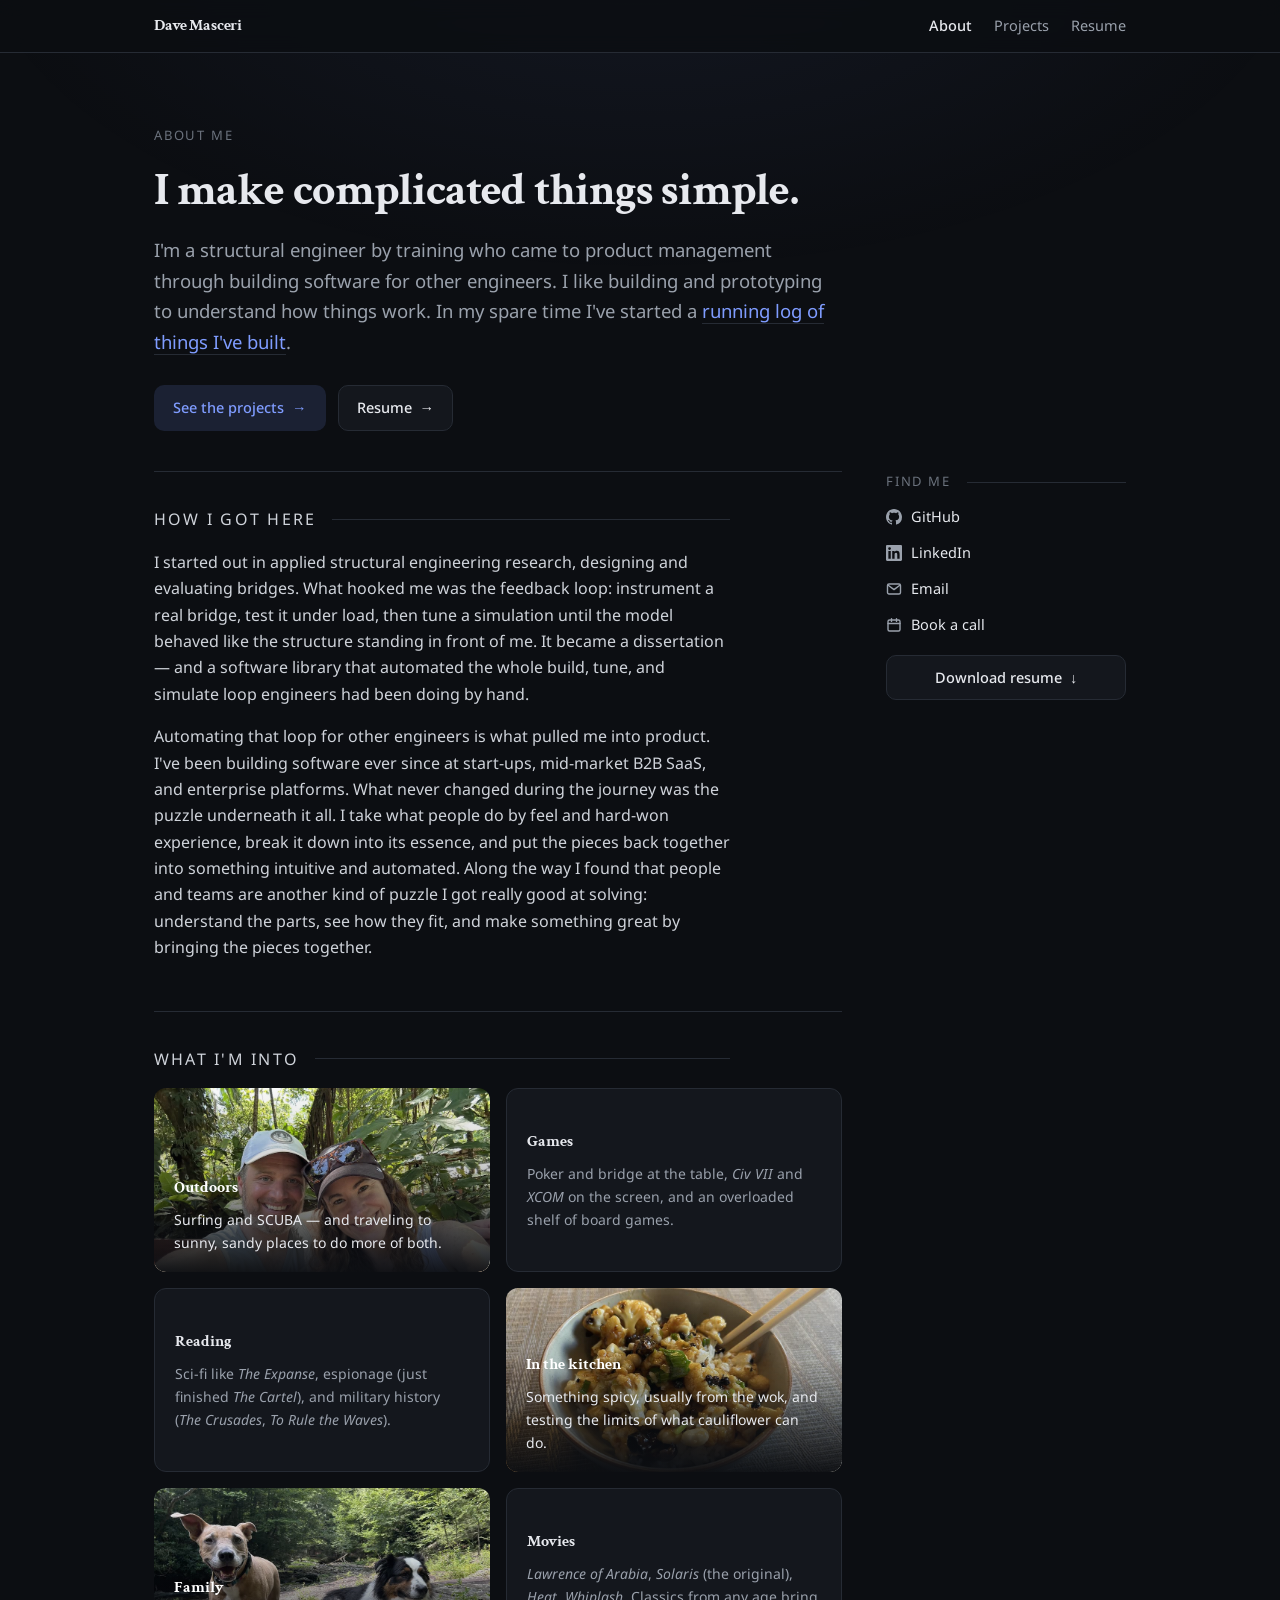
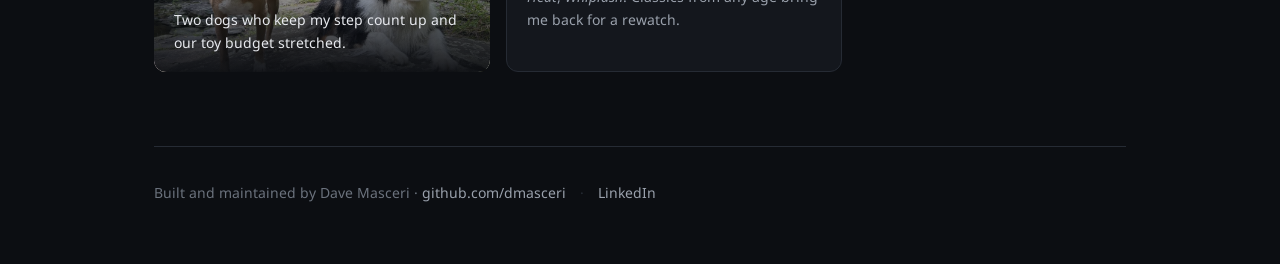
<file: index.html>
<!DOCTYPE html>
<html lang="en">
<head>
<meta charset="UTF-8" />
<meta name="viewport" content="width=device-width, initial-scale=1.0" />
<title>Dave Masceri</title>
<meta name="description" content="Dave Masceri — structural engineer turned product manager who builds software for engineers. Projects, devlog, and resume." />
<link rel="icon" href="favicon.svg" type="image/svg+xml" />
<link rel="icon" href="favicon.png" sizes="64x64" />
<link rel="preconnect" href="https://fonts.googleapis.com" />
<link rel="preconnect" href="https://fonts.gstatic.com" crossorigin />
<link href="https://fonts.googleapis.com/css2?family=Crimson+Text:ital,wght@0,400;0,600;0,700;1,400&family=Noto+Sans:wght@400;500;600;700&display=swap" rel="stylesheet" />
<meta property="og:type" content="website" />
<meta property="og:title" content="Dave Masceri" />
<meta property="og:description" content="Structural engineer turned product manager who builds software for engineers. About, projects, and resume." />
<meta property="og:image" content="https://dmasceri.github.io/img/og-image.jpg" />
<meta property="og:url" content="https://dmasceri.github.io/" />
<meta name="twitter:card" content="summary_large_image" />
<meta name="twitter:image" content="https://dmasceri.github.io/img/og-image.jpg" />
<link rel="stylesheet" href="style.css" />
</head>
<body>
  <nav class="topnav">
    <div class="wrap-wide">
      <a class="brand" href="index.html">Dave Masceri</a>
      <div class="navlinks">
        <a href="index.html" aria-current="page">About</a>
        <a href="projects.html">Projects</a>
        <a href="resume.html">Resume</a>
      </div>
    </div>
  </nav>

  <div class="wrap-wide">
    <header class="page">
      <p class="eyebrow">About Me</p>
      <h1>I make complicated things simple.</h1>
      <p class="lede">
        I'm a structural engineer by training who came to product management through building
        software for other engineers. I like building and prototyping to understand how things work.
        In my spare time I've started a <a href="projects.html">running log of things I've built</a>.
      </p>
      <div class="cta-row">
        <a class="btn primary" href="projects.html">See the projects <span class="arrow">&rarr;</span></a>
        <a class="btn" href="resume.html">Resume <span class="arrow">&rarr;</span></a>
      </div>
    </header>

    <div class="page-layout">
      <main>

    <section class="about-section">
      <p class="section-label">How I Got Here</p>
      <p>
        I started out in applied structural engineering research, designing and evaluating bridges.
        What hooked me was the feedback loop: instrument a real bridge, test it under load, then tune
        a simulation until the model behaved like the structure standing in front of me. It became a
        dissertation &mdash; and a software library that automated the whole build, tune, and simulate
        loop engineers had been doing by hand.
      </p>
      <p>
        Automating that loop for other engineers is what pulled me into product. I've been building
        software ever since at start-ups, mid-market B2B SaaS, and enterprise platforms. What never
        changed during the journey was the puzzle underneath it all. I take what people do by feel
        and hard-won experience, break it down into its essence, and put the pieces back together
        into something intuitive and automated. Along the way I found that people and teams are
        another kind of puzzle I got really good at solving: understand the parts, see how they fit,
        and make something great by bringing the pieces together.
      </p>
    </section>

    <section class="about-section">
      <p class="section-label">What I'm into</p>
      <div class="interests">
        <div class="interest has-photo" style="background-image:url('img/hobby-outdoors.jpg')"><h3>Outdoors</h3><p>Surfing and SCUBA &mdash; and traveling to sunny, sandy places to do more of both.</p></div>
        <div class="interest"><h3>Games</h3><p>Poker and bridge at the table, <em>Civ VII</em> and <em>XCOM</em> on the screen, and an overloaded shelf of board games.</p></div>
        <div class="interest"><h3>Reading</h3><p>Sci-fi like <em>The Expanse</em>, espionage (just finished <em>The Cartel</em>), and military history (<em>The Crusades</em>, <em>To Rule the Waves</em>).</p></div>
        <div class="interest has-photo" style="background-image:url('img/hobby-kitchen.jpg')"><h3>In the kitchen</h3><p>Something spicy, usually from the wok, and testing the limits of what cauliflower can do.</p></div>
        <div class="interest has-photo" style="background-image:url('img/hobby-family.jpg')"><h3>Family</h3><p>Two dogs who keep my step count up and our toy budget stretched.</p></div>
        <div class="interest"><h3>Movies</h3><p><em>Lawrence of Arabia</em>, <em>Solaris</em> (the original), <em>Heat</em>, <em>Whiplash</em>. Classics from any age bring me back for a rewatch.</p></div>
      </div>
    </section>

      </main>
      <aside class="rail">
        <p class="section-label">Find me</p>
        <div class="rail-links">
          <a href="https://github.com/dmasceri"><svg viewBox="0 0 16 16" width="16" height="16" fill="currentColor" aria-hidden="true"><path d="M8 0C3.58 0 0 3.58 0 8c0 3.54 2.29 6.53 5.47 7.59.4.07.55-.17.55-.38 0-.19-.01-.82-.01-1.49-2.01.37-2.53-.49-2.69-.94-.09-.23-.48-.94-.82-1.13-.28-.15-.68-.52-.01-.53.63-.01 1.08.58 1.23.82.72 1.21 1.87.87 2.33.66.07-.52.28-.87.51-1.07-1.78-.2-3.64-.89-3.64-3.95 0-.87.31-1.59.82-2.15-.08-.2-.36-1.02.08-2.12 0 0 .67-.21 2.2.82.64-.18 1.32-.27 2-.27.68 0 1.36.09 2 .27 1.53-1.04 2.2-.82 2.2-.82.44 1.1.16 1.92.08 2.12.51.56.82 1.27.82 2.15 0 3.07-1.87 3.75-3.65 3.95.29.25.54.73.54 1.48 0 1.07-.01 1.93-.01 2.2 0 .21.15.46.55.38A8.01 8.01 0 0016 8c0-4.42-3.58-8-8-8z"/></svg>GitHub</a>
          <a href="https://www.linkedin.com/in/dmasceri"><svg viewBox="0 0 16 16" width="16" height="16" fill="currentColor" aria-hidden="true"><path d="M13.63 13.63h-2.37V9.9c0-.89-.02-2.03-1.24-2.03-1.24 0-1.43.97-1.43 1.97v3.79H6.22V6h2.28v1.04h.03c.32-.6 1.09-1.24 2.24-1.24 2.4 0 2.84 1.58 2.84 3.63v4.2zM3.56 4.96a1.38 1.38 0 110-2.76 1.38 1.38 0 010 2.76zM4.75 13.63H2.37V6h2.38v7.63zM14.82 0H1.18C.53 0 0 .52 0 1.16v13.68C0 15.48.53 16 1.18 16h13.64c.65 0 1.18-.52 1.18-1.16V1.16C16 .52 15.47 0 14.82 0z"/></svg>LinkedIn</a>
          <a href="mailto:d.masceri@gmail.com"><svg viewBox="0 0 16 16" width="16" height="16" fill="none" stroke="currentColor" stroke-width="1.4" stroke-linecap="round" stroke-linejoin="round" aria-hidden="true"><rect x="1.5" y="3" width="13" height="10" rx="1.5"/><path d="M2.2 4.2 8 8.6l5.8-4.4"/></svg>Email</a>
          <a href="https://calendly.com/dmasceri"><svg viewBox="0 0 16 16" width="16" height="16" fill="none" stroke="currentColor" stroke-width="1.4" stroke-linecap="round" stroke-linejoin="round" aria-hidden="true"><rect x="2" y="3" width="12" height="11" rx="1.5"/><path d="M2 6.5h12M5.5 1.6v2.8M10.5 1.6v2.8"/></svg>Book a call</a>
        </div>
        <a class="btn" href="David_Masceri_Resume.pdf" download>Download resume <span class="arrow">&darr;</span></a>
      </aside>
    </div>

    <footer class="site">
      Built and maintained by Dave Masceri &middot;
      <a href="https://github.com/dmasceri">github.com/dmasceri</a>
      <span class="dot">&middot;</span>
      <a href="https://www.linkedin.com/in/dmasceri">LinkedIn</a>
    </footer>
  </div>
</body>
</html>
</file>
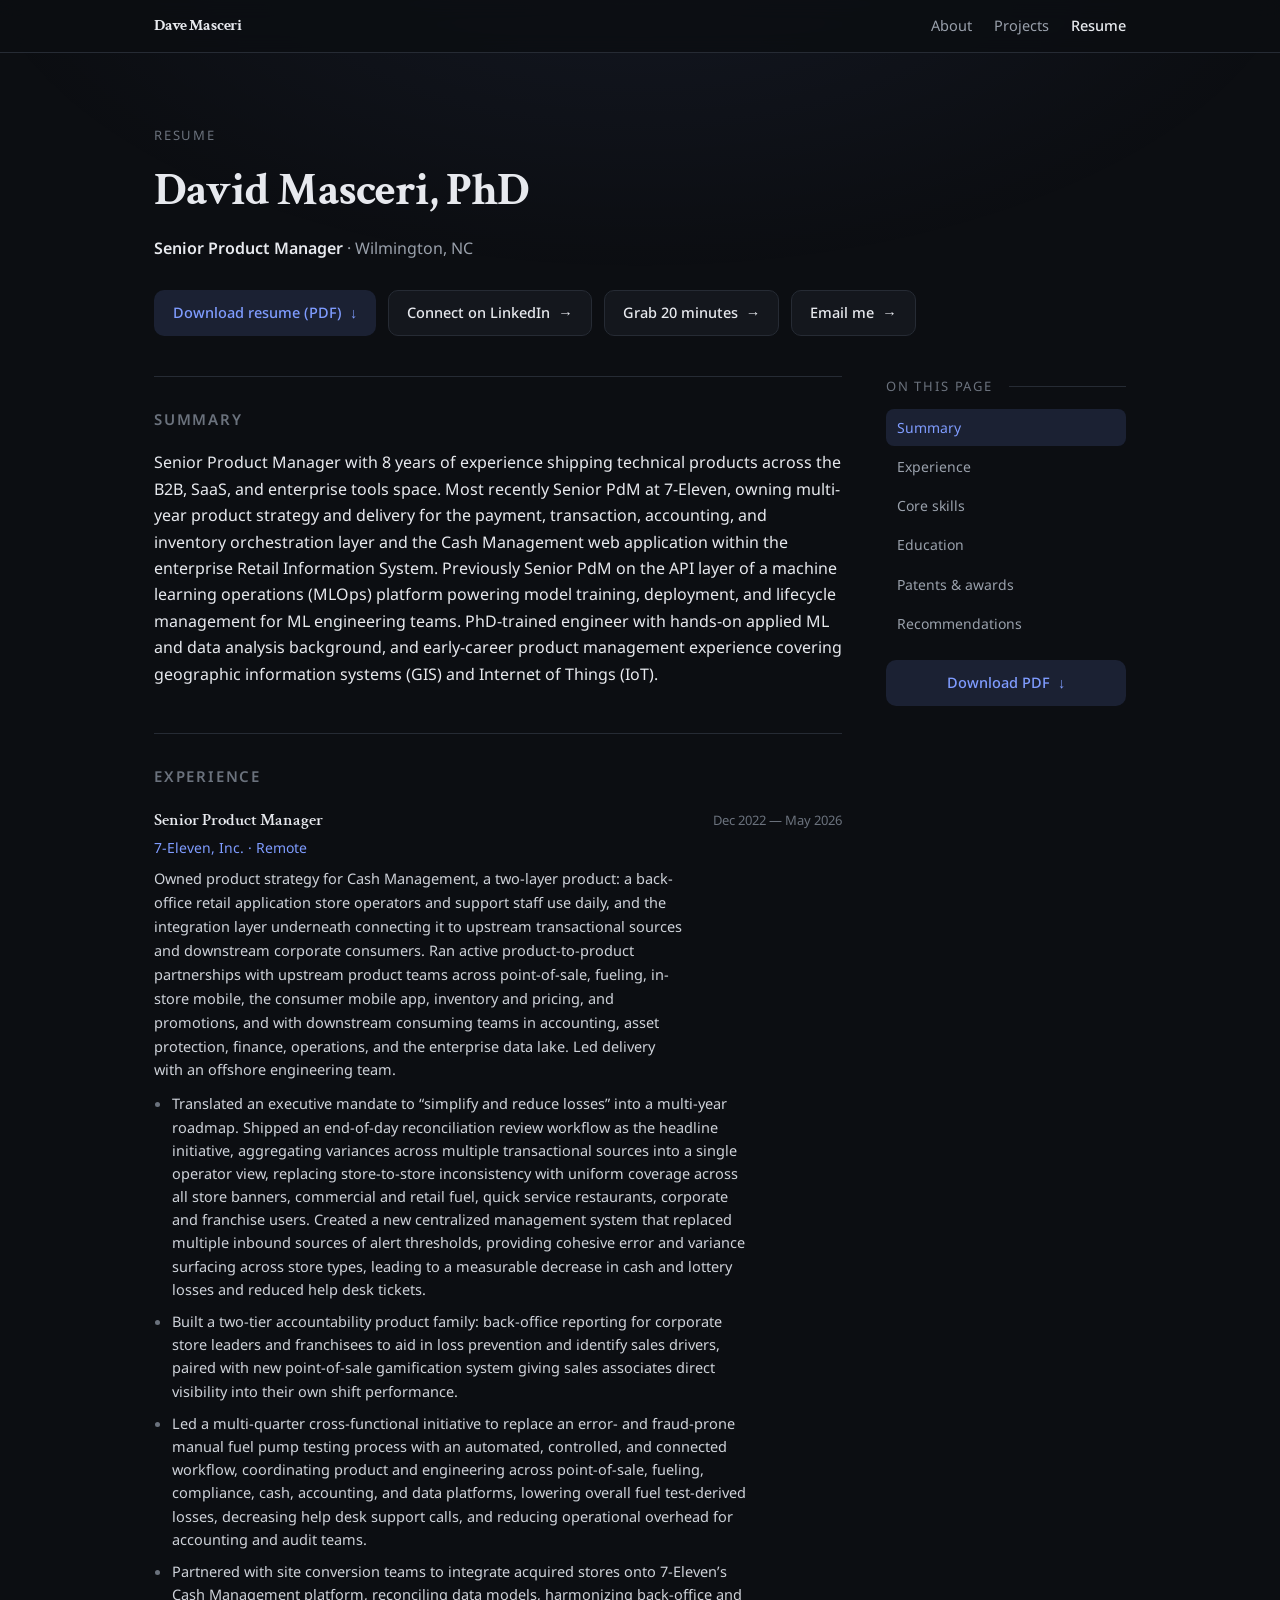
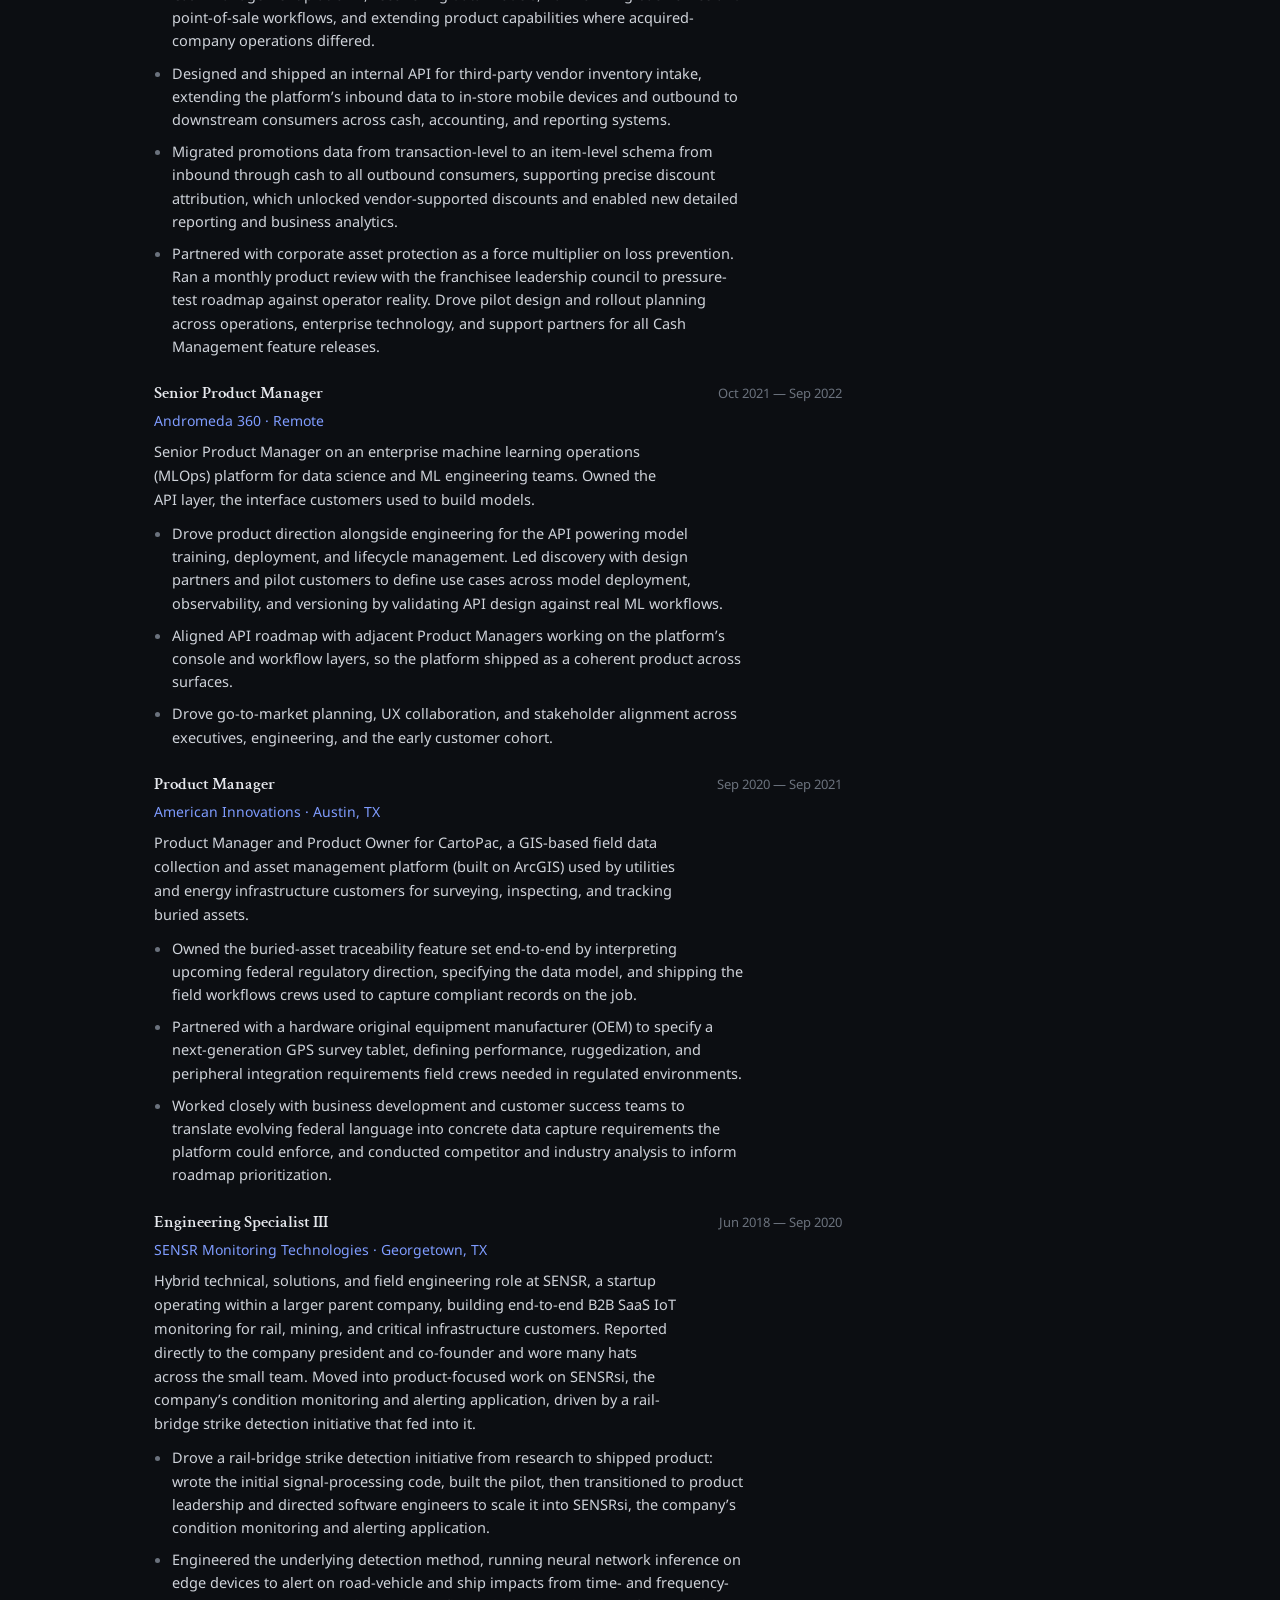
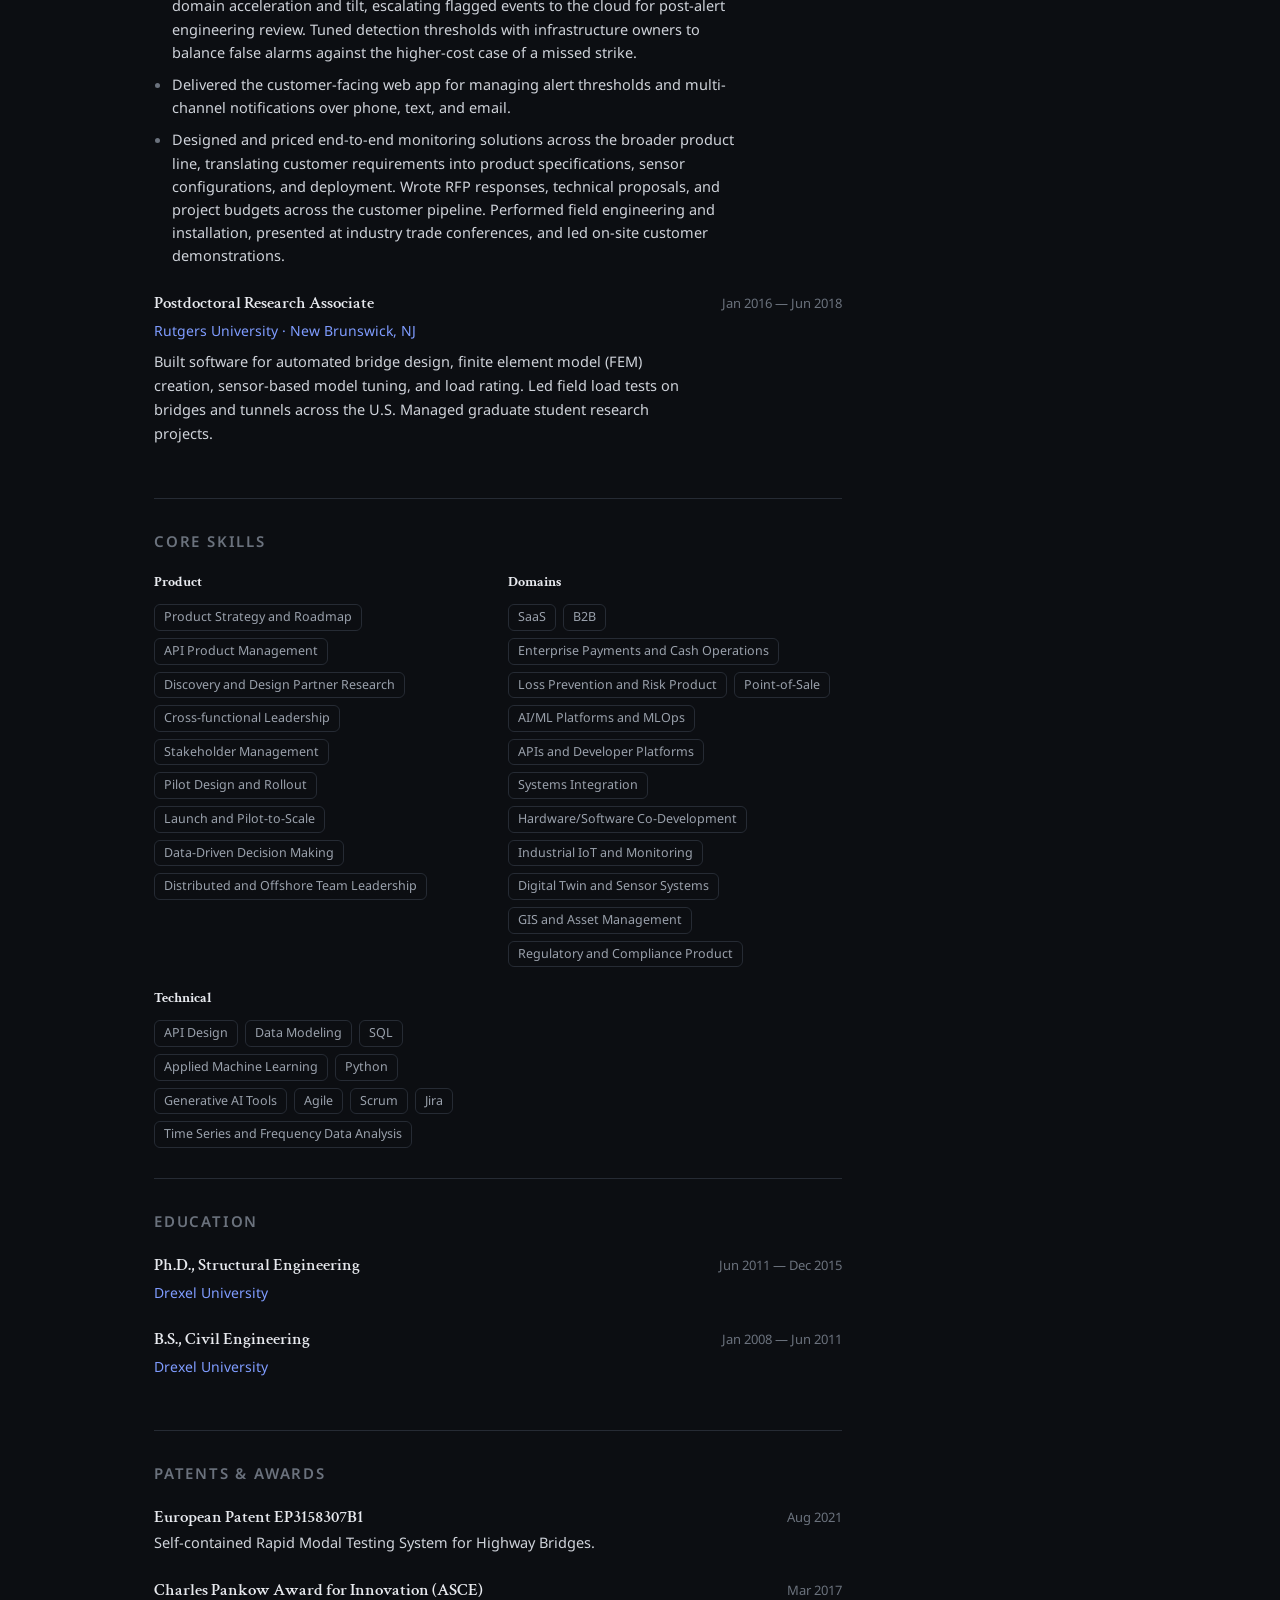
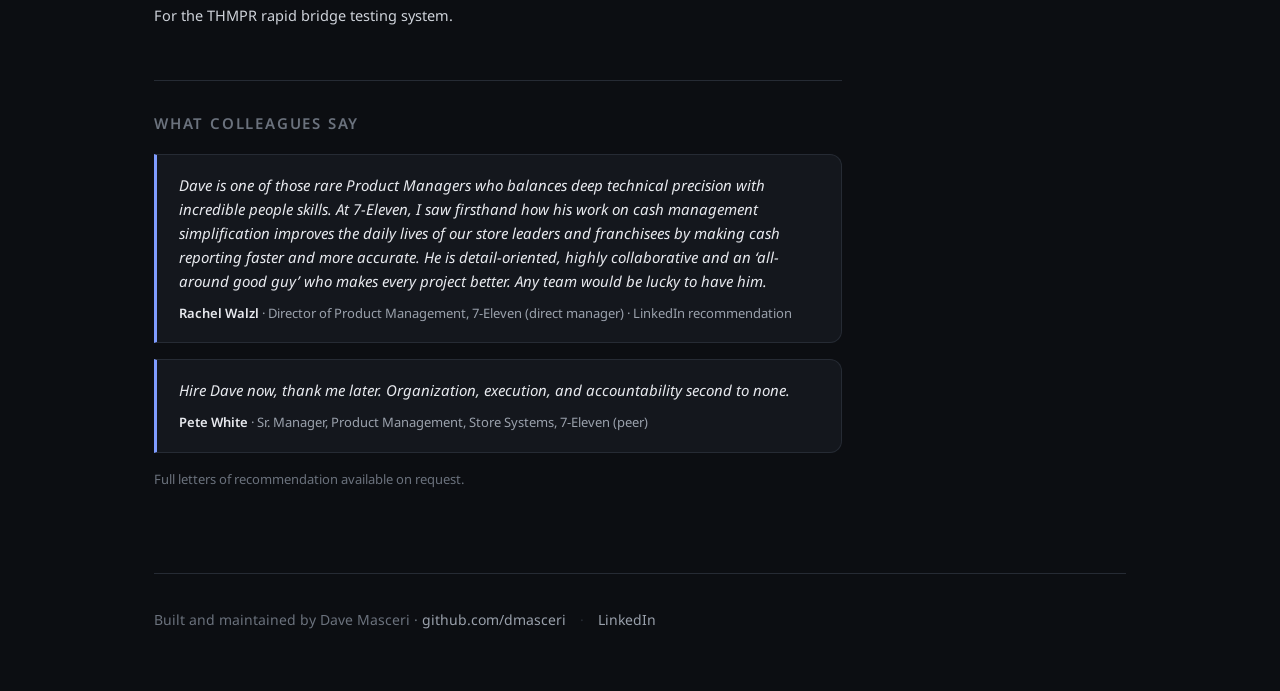
<file: resume.html>
<!DOCTYPE html>
<html lang="en">
<head>
<meta charset="UTF-8" />
<meta name="viewport" content="width=device-width, initial-scale=1.0" />
<title>Resume — David Masceri</title>
<meta name="description" content="David Masceri, PhD — Senior Product Manager. Experience, skills, education, and recommendations." />
<link rel="icon" href="favicon.svg" type="image/svg+xml" />
<link rel="icon" href="favicon.png" sizes="64x64" />
<link rel="preconnect" href="https://fonts.googleapis.com" />
<link rel="preconnect" href="https://fonts.gstatic.com" crossorigin />
<link href="https://fonts.googleapis.com/css2?family=Crimson+Text:ital,wght@0,400;0,600;0,700;1,400&family=Noto+Sans:wght@400;500;600;700&display=swap" rel="stylesheet" />
<meta property="og:type" content="website" />
<meta property="og:title" content="Resume — David Masceri" />
<meta property="og:description" content="David Masceri, PhD — Senior Product Manager. Experience, skills, education, and recommendations." />
<meta property="og:image" content="https://dmasceri.github.io/img/og-image.jpg" />
<meta property="og:url" content="https://dmasceri.github.io/resume.html" />
<meta name="twitter:card" content="summary_large_image" />
<meta name="twitter:image" content="https://dmasceri.github.io/img/og-image.jpg" />
<link rel="stylesheet" href="style.css" />
</head>
<body>
  <nav class="topnav">
    <div class="wrap-wide">
      <a class="brand" href="index.html">Dave Masceri</a>
      <div class="navlinks">
        <a href="index.html">About</a>
        <a href="projects.html">Projects</a>
        <a href="resume.html" aria-current="page">Resume</a>
      </div>
    </div>
  </nav>

  <div class="wrap-wide">
    <header class="page">
      <p class="eyebrow">Resume</p>
      <h1>David Masceri, PhD</h1>
      <p class="r-headline"><b>Senior Product Manager</b> &middot; Wilmington, NC</p>
      <div class="cta-row">
        <a class="btn primary" href="David_Masceri_Resume.pdf" download>Download resume (PDF) <span class="arrow">&darr;</span></a>
        <a class="btn" href="https://www.linkedin.com/in/dmasceri">Connect on LinkedIn <span class="arrow">&rarr;</span></a>
        <a class="btn" href="https://calendly.com/dmasceri">Grab 20 minutes <span class="arrow">&rarr;</span></a>
        <a class="btn" href="mailto:d.masceri@gmail.com">Email me <span class="arrow">&rarr;</span></a>
      </div>
    </header>

    <div class="page-layout">
      <main>

    <section class="resume-section" id="summary">
      <h2>Summary</h2>
      <p>
        Senior Product Manager with 8 years of experience shipping technical products across the B2B,
        SaaS, and enterprise tools space. Most recently Senior PdM at 7-Eleven, owning multi-year
        product strategy and delivery for the payment, transaction, accounting, and inventory
        orchestration layer and the Cash Management web application within the enterprise Retail
        Information System. Previously Senior PdM on the API layer of a machine learning operations
        (MLOps) platform powering model training, deployment, and lifecycle management for ML
        engineering teams. PhD-trained engineer with hands-on applied ML and data analysis background,
        and early-career product management experience covering geographic information systems (GIS)
        and Internet of Things (IoT).
      </p>
    </section>

    <section class="resume-section" id="experience">
      <h2>Experience</h2>

      <div class="role">
        <div class="role-top">
          <span class="r-title">Senior Product Manager</span>
          <span class="r-when">Dec 2022 &mdash; May 2026</span>
        </div>
        <span class="r-org">7-Eleven, Inc. &middot; Remote</span>
        <p>
          Owned product strategy for Cash Management, a two-layer product: a back-office retail
          application store operators and support staff use daily, and the integration layer underneath
          connecting it to upstream transactional sources and downstream corporate consumers. Ran active
          product-to-product partnerships with upstream product teams across point-of-sale, fueling,
          in-store mobile, the consumer mobile app, inventory and pricing, and promotions, and with
          downstream consuming teams in accounting, asset protection, finance, operations, and the
          enterprise data lake. Led delivery with an offshore engineering team.
        </p>
        <ul>
          <li>Translated an executive mandate to &ldquo;simplify and reduce losses&rdquo; into a multi-year roadmap. Shipped an end-of-day reconciliation review workflow as the headline initiative, aggregating variances across multiple transactional sources into a single operator view, replacing store-to-store inconsistency with uniform coverage across all store banners, commercial and retail fuel, quick service restaurants, corporate and franchise users. Created a new centralized management system that replaced multiple inbound sources of alert thresholds, providing cohesive error and variance surfacing across store types, leading to a measurable decrease in cash and lottery losses and reduced help desk tickets.</li>
          <li>Built a two-tier accountability product family: back-office reporting for corporate store leaders and franchisees to aid in loss prevention and identify sales drivers, paired with new point-of-sale gamification system giving sales associates direct visibility into their own shift performance.</li>
          <li>Led a multi-quarter cross-functional initiative to replace an error- and fraud-prone manual fuel pump testing process with an automated, controlled, and connected workflow, coordinating product and engineering across point-of-sale, fueling, compliance, cash, accounting, and data platforms, lowering overall fuel test-derived losses, decreasing help desk support calls, and reducing operational overhead for accounting and audit teams.</li>
          <li>Partnered with site conversion teams to integrate acquired stores onto 7-Eleven&rsquo;s Cash Management platform, reconciling data models, harmonizing back-office and point-of-sale workflows, and extending product capabilities where acquired-company operations differed.</li>
          <li>Designed and shipped an internal API for third-party vendor inventory intake, extending the platform&rsquo;s inbound data to in-store mobile devices and outbound to downstream consumers across cash, accounting, and reporting systems.</li>
          <li>Migrated promotions data from transaction-level to an item-level schema from inbound through cash to all outbound consumers, supporting precise discount attribution, which unlocked vendor-supported discounts and enabled new detailed reporting and business analytics.</li>
          <li>Partnered with corporate asset protection as a force multiplier on loss prevention. Ran a monthly product review with the franchisee leadership council to pressure-test roadmap against operator reality. Drove pilot design and rollout planning across operations, enterprise technology, and support partners for all Cash Management feature releases.</li>
        </ul>
      </div>

      <div class="role">
        <div class="role-top">
          <span class="r-title">Senior Product Manager</span>
          <span class="r-when">Oct 2021 &mdash; Sep 2022</span>
        </div>
        <span class="r-org">Andromeda 360 &middot; Remote</span>
        <p>
          Senior Product Manager on an enterprise machine learning operations (MLOps) platform for data
          science and ML engineering teams. Owned the API layer, the interface customers used to build
          models.
        </p>
        <ul>
          <li>Drove product direction alongside engineering for the API powering model training, deployment, and lifecycle management. Led discovery with design partners and pilot customers to define use cases across model deployment, observability, and versioning by validating API design against real ML workflows.</li>
          <li>Aligned API roadmap with adjacent Product Managers working on the platform&rsquo;s console and workflow layers, so the platform shipped as a coherent product across surfaces.</li>
          <li>Drove go-to-market planning, UX collaboration, and stakeholder alignment across executives, engineering, and the early customer cohort.</li>
        </ul>
      </div>

      <div class="role">
        <div class="role-top">
          <span class="r-title">Product Manager</span>
          <span class="r-when">Sep 2020 &mdash; Sep 2021</span>
        </div>
        <span class="r-org">American Innovations &middot; Austin, TX</span>
        <p>
          Product Manager and Product Owner for CartoPac, a GIS-based field data collection and asset
          management platform (built on ArcGIS) used by utilities and energy infrastructure customers
          for surveying, inspecting, and tracking buried assets.
        </p>
        <ul>
          <li>Owned the buried-asset traceability feature set end-to-end by interpreting upcoming federal regulatory direction, specifying the data model, and shipping the field workflows crews used to capture compliant records on the job.</li>
          <li>Partnered with a hardware original equipment manufacturer (OEM) to specify a next-generation GPS survey tablet, defining performance, ruggedization, and peripheral integration requirements field crews needed in regulated environments.</li>
          <li>Worked closely with business development and customer success teams to translate evolving federal language into concrete data capture requirements the platform could enforce, and conducted competitor and industry analysis to inform roadmap prioritization.</li>
        </ul>
      </div>

      <div class="role">
        <div class="role-top">
          <span class="r-title">Engineering Specialist III</span>
          <span class="r-when">Jun 2018 &mdash; Sep 2020</span>
        </div>
        <span class="r-org">SENSR Monitoring Technologies &middot; Georgetown, TX</span>
        <p>
          Hybrid technical, solutions, and field engineering role at SENSR, a startup operating within a
          larger parent company, building end-to-end B2B SaaS IoT monitoring for rail, mining, and
          critical infrastructure customers. Reported directly to the company president and co-founder
          and wore many hats across the small team. Moved into product-focused work on SENSRsi, the
          company&rsquo;s condition monitoring and alerting application, driven by a rail-bridge strike
          detection initiative that fed into it.
        </p>
        <ul>
          <li>Drove a rail-bridge strike detection initiative from research to shipped product: wrote the initial signal-processing code, built the pilot, then transitioned to product leadership and directed software engineers to scale it into SENSRsi, the company&rsquo;s condition monitoring and alerting application.</li>
          <li>Engineered the underlying detection method, running neural network inference on edge devices to alert on road-vehicle and ship impacts from time- and frequency-domain acceleration and tilt, escalating flagged events to the cloud for post-alert engineering review. Tuned detection thresholds with infrastructure owners to balance false alarms against the higher-cost case of a missed strike.</li>
          <li>Delivered the customer-facing web app for managing alert thresholds and multi-channel notifications over phone, text, and email.</li>
          <li>Designed and priced end-to-end monitoring solutions across the broader product line, translating customer requirements into product specifications, sensor configurations, and deployment. Wrote RFP responses, technical proposals, and project budgets across the customer pipeline. Performed field engineering and installation, presented at industry trade conferences, and led on-site customer demonstrations.</li>
        </ul>
      </div>

      <div class="role">
        <div class="role-top">
          <span class="r-title">Postdoctoral Research Associate</span>
          <span class="r-when">Jan 2016 &mdash; Jun 2018</span>
        </div>
        <span class="r-org">Rutgers University &middot; New Brunswick, NJ</span>
        <p>
          Built software for automated bridge design, finite element model (FEM) creation, sensor-based
          model tuning, and load rating. Led field load tests on bridges and tunnels across the U.S.
          Managed graduate student research projects.
        </p>
      </div>
    </section>

    <section class="resume-section" id="skills">
      <h2>Core skills</h2>
      <div class="skill-groups">
        <div class="skill-group">
          <h3>Product</h3>
          <div class="tags">
            <span class="tag">Product Strategy and Roadmap</span>
            <span class="tag">API Product Management</span>
            <span class="tag">Discovery and Design Partner Research</span>
            <span class="tag">Cross-functional Leadership</span>
            <span class="tag">Stakeholder Management</span>
            <span class="tag">Pilot Design and Rollout</span>
            <span class="tag">Launch and Pilot-to-Scale</span>
            <span class="tag">Data-Driven Decision Making</span>
            <span class="tag">Distributed and Offshore Team Leadership</span>
          </div>
        </div>
        <div class="skill-group">
          <h3>Domains</h3>
          <div class="tags">
            <span class="tag">SaaS</span>
            <span class="tag">B2B</span>
            <span class="tag">Enterprise Payments and Cash Operations</span>
            <span class="tag">Loss Prevention and Risk Product</span>
            <span class="tag">Point-of-Sale</span>
            <span class="tag">AI/ML Platforms and MLOps</span>
            <span class="tag">APIs and Developer Platforms</span>
            <span class="tag">Systems Integration</span>
            <span class="tag">Hardware/Software Co-Development</span>
            <span class="tag">Industrial IoT and Monitoring</span>
            <span class="tag">Digital Twin and Sensor Systems</span>
            <span class="tag">GIS and Asset Management</span>
            <span class="tag">Regulatory and Compliance Product</span>
          </div>
        </div>
        <div class="skill-group">
          <h3>Technical</h3>
          <div class="tags">
            <span class="tag">API Design</span>
            <span class="tag">Data Modeling</span>
            <span class="tag">SQL</span>
            <span class="tag">Applied Machine Learning</span>
            <span class="tag">Python</span>
            <span class="tag">Generative AI Tools</span>
            <span class="tag">Agile</span>
            <span class="tag">Scrum</span>
            <span class="tag">Jira</span>
            <span class="tag">Time Series and Frequency Data Analysis</span>
          </div>
        </div>
      </div>
    </section>

    <section class="resume-section" id="education">
      <h2>Education</h2>
      <div class="role">
        <div class="role-top">
          <span class="r-title">Ph.D., Structural Engineering</span>
          <span class="r-when">Jun 2011 &mdash; Dec 2015</span>
        </div>
        <span class="r-org">Drexel University</span>
      </div>
      <div class="role">
        <div class="role-top">
          <span class="r-title">B.S., Civil Engineering</span>
          <span class="r-when">Jan 2008 &mdash; Jun 2011</span>
        </div>
        <span class="r-org">Drexel University</span>
      </div>
    </section>

    <section class="resume-section" id="awards">
      <h2>Patents &amp; awards</h2>
      <div class="role">
        <div class="role-top">
          <span class="r-title">European Patent EP3158307B1</span>
          <span class="r-when">Aug 2021</span>
        </div>
        <p>Self-contained Rapid Modal Testing System for Highway Bridges.</p>
      </div>
      <div class="role">
        <div class="role-top">
          <span class="r-title">Charles Pankow Award for Innovation (ASCE)</span>
          <span class="r-when">Mar 2017</span>
        </div>
        <p>For the THMPR rapid bridge testing system.</p>
      </div>
    </section>

    <section class="resume-section" id="references">
      <h2>What colleagues say</h2>
      <div class="quotes">
        <div class="quote">
          <p>Dave is one of those rare Product Managers who balances deep technical precision with incredible people skills. At 7-Eleven, I saw firsthand how his work on cash management simplification improves the daily lives of our store leaders and franchisees by making cash reporting faster and more accurate. He is detail-oriented, highly collaborative and an &lsquo;all-around good guy&rsquo; who makes every project better. Any team would be lucky to have him.</p>
          <div class="who"><b>Rachel Walzl</b> &middot; Director of Product Management, 7-Eleven (direct manager) &middot; LinkedIn recommendation</div>
        </div>
        <div class="quote">
          <p>Hire Dave now, thank me later. Organization, execution, and accountability second to none.</p>
          <div class="who"><b>Pete White</b> &middot; Sr. Manager, Product Management, Store Systems, 7-Eleven (peer)</div>
        </div>
      </div>
      <p class="ref-note">Full letters of recommendation available on request.</p>
    </section>

      </main>
      <aside class="rail">
        <p class="section-label">On this page</p>
        <nav class="rail-nav">
          <a href="#summary">Summary</a>
          <a href="#experience">Experience</a>
          <a href="#skills">Core skills</a>
          <a href="#education">Education</a>
          <a href="#awards">Patents &amp; awards</a>
          <a href="#references">Recommendations</a>
        </nav>
        <a class="btn primary" href="David_Masceri_Resume.pdf" download>Download PDF <span class="arrow">&darr;</span></a>
      </aside>
    </div>

    <footer class="site">
      Built and maintained by Dave Masceri &middot;
      <a href="https://github.com/dmasceri">github.com/dmasceri</a>
      <span class="dot">&middot;</span>
      <a href="https://www.linkedin.com/in/dmasceri">LinkedIn</a>
    </footer>
  </div>
  <script>
    (function () {
      var links = Array.prototype.slice.call(document.querySelectorAll('.rail-nav a'));
      var map = {};
      links.forEach(function (a) {
        var el = document.getElementById(a.getAttribute('href').slice(1));
        if (el) map[el.id] = a;
      });
      var obs = new IntersectionObserver(function (entries) {
        entries.forEach(function (e) {
          if (e.isIntersecting) {
            links.forEach(function (l) { l.classList.remove('active'); });
            if (map[e.target.id]) map[e.target.id].classList.add('active');
          }
        });
      }, { rootMargin: '-45% 0px -50% 0px', threshold: 0 });
      Object.keys(map).forEach(function (id) { obs.observe(document.getElementById(id)); });
    })();
  </script>
</body>
</html>
</file>
<file: style.css>
:root {
  --bg: #0c0e12;
  --surface: #14171d;
  --surface-2: #1a1e26;
  --ink: #e7e9ee;
  --muted: #9aa1ac;
  --faint: #6b727d;
  --line: #262b34;
  --accent: #7f9cff;
  --accent-soft: #1b2133;
  --mat: #eef0f3;
  --radius: 14px;
  --maxw: 760px;
  --maxw-wide: 1020px;
  --font-head: "Crimson Text", "Palatino Linotype", Palatino, Georgia, serif;
}
* { box-sizing: border-box; }
html { scroll-behavior: smooth; }
body {
  margin: 0; background: var(--bg); color: var(--ink);
  font-family: "Noto Sans", -apple-system, BlinkMacSystemFont, "Segoe UI", Roboto, Helvetica, Arial, sans-serif;
  line-height: 1.65; -webkit-font-smoothing: antialiased;
}
body::before { content: ""; position: fixed; inset: 0; z-index: -1; pointer-events: none;
  background: radial-gradient(1100px 560px at 50% -8%, rgba(127,156,255,0.07), transparent 62%); }
h1, h3 { font-family: var(--font-head); }
.topnav .brand, .r-title { font-family: var(--font-head); }
a { color: var(--accent); text-decoration: none; }
a:hover { text-decoration: underline; }
.wrap { max-width: var(--maxw); margin: 0 auto; padding: 0 24px; }
.wrap-wide { max-width: var(--maxw-wide); margin: 0 auto; padding: 0 24px; }

/* top nav */
.topnav { position: sticky; top: 0; z-index: 20; border-bottom: 1px solid var(--line);
  background: rgba(12,14,18,0.82); backdrop-filter: blur(10px); -webkit-backdrop-filter: blur(10px); }
.topnav .wrap-wide { display: flex; align-items: center; justify-content: space-between; padding: 13px 24px; }
.topnav .brand { font-weight: 700; font-size: 16px; letter-spacing: -0.01em; color: var(--ink); }
.topnav .navlinks { display: flex; gap: 22px; font-size: 14.5px; }
.topnav .navlinks a { color: var(--muted); }
.topnav .navlinks a:hover { color: var(--ink); text-decoration: none; }
.topnav .navlinks a[aria-current] { color: var(--ink); font-weight: 500; }

/* page header */
header.page { padding: 72px 0 40px; }
.eyebrow { font-size: 13px; letter-spacing: 0.14em; text-transform: uppercase; color: var(--faint); margin: 0 0 18px; }
h1 { font-size: clamp(32px, 5.5vw, 46px); line-height: 1.1; letter-spacing: -0.02em; margin: 0 0 20px; font-weight: 700; }
.lede { font-size: 18.5px; color: var(--muted); margin: 0; max-width: 62ch; }
.lede strong { color: var(--ink); font-weight: 600; }
.lede a { border-bottom: 1px solid var(--line); }
.lede a:hover { border-color: var(--accent); text-decoration: none; }
.contact { margin-top: 24px; font-size: 15px; color: var(--muted); }
.contact a { color: var(--ink); border-bottom: 1px solid var(--line); }
.contact a:hover { border-color: var(--accent); text-decoration: none; }
.dot { color: var(--line); margin: 0 10px; }

.section-label { display: flex; align-items: center; gap: 16px; font-size: 13px; letter-spacing: 0.14em; text-transform: uppercase; color: var(--faint); margin: 0 0 10px; }
.section-label::after { content: ""; flex: 1; height: 1px; background: var(--line); }

/* buttons / CTAs */
.cta-row { display: flex; flex-wrap: wrap; gap: 12px; margin-top: 28px; }
.btn { display: inline-flex; align-items: center; gap: 8px; font-size: 14.5px; font-weight: 500;
  padding: 10px 18px; border-radius: 10px; border: 1px solid var(--line); color: var(--ink); background: var(--surface); }
.btn:hover { border-color: var(--accent); text-decoration: none; }
.btn.primary { background: var(--accent-soft); border-color: transparent; color: var(--accent); }
.btn .arrow { transition: transform .15s ease; }
.btn:hover .arrow { transform: translateX(2px); }

/* about page */
.about-section { padding: 34px 0; border-top: 1px solid var(--line); }
.about-section p { font-size: 16px; color: #cfd3da; max-width: 64ch; margin: 0 0 16px; }
.interests { display: grid; grid-template-columns: repeat(2, 1fr); gap: 16px; margin-top: 8px; }
.interest { position: relative; overflow: hidden; background: var(--surface); border: 1px solid var(--line); border-radius: 12px;
  padding: 18px 20px; display: flex; flex-direction: column; justify-content: center; }
.interest h3 { margin: 0 0 6px; font-size: 16px; }
.interest p { font-size: 14px; color: var(--muted); margin: 0; }
/* cards with a background photo: gradient scrim keeps text readable, text sits at the bottom */
.interest.has-photo { border: 0; background-size: cover; background-position: center;
  min-height: 184px; justify-content: flex-end; }
.interest.has-photo::before { border-radius: 12px; }
.interest.has-photo::before { content: ""; position: absolute; inset: 0;
  background: linear-gradient(180deg, rgba(12,14,18,0.02) 0%, rgba(12,14,18,0.18) 40%, rgba(12,14,18,0.70) 78%, rgba(12,14,18,0.96) 100%); }
.interest.has-photo h3, .interest.has-photo p { position: relative; z-index: 1; }
.interest.has-photo h3 { color: #fff; }
.interest.has-photo p { color: #e7e9ee; }
@media (max-width: 560px) { .interests { grid-template-columns: 1fr; } }
.todo-note { font-size: 13px; color: var(--faint); font-style: italic; }

/* project cards (shared by devlog) */
.projects { padding-bottom: 24px; display: grid; gap: 26px; }
.card { background: var(--surface); border: 1px solid var(--line); border-radius: var(--radius); padding: 30px 30px 24px; scroll-margin-top: 84px; }
.card-top { display: flex; align-items: baseline; justify-content: space-between; gap: 12px; flex-wrap: wrap; margin-bottom: 4px; }
.card h3 { font-size: 23px; margin: 0; letter-spacing: -0.01em; }
.card h3 a { color: var(--ink); }
.card h3 a:hover { color: var(--accent); text-decoration: none; }
.status { font-size: 12px; background: var(--accent-soft); color: var(--accent); padding: 4px 11px; border-radius: 999px; white-space: nowrap; }
.status.archive { background: #221f16; color: #cbb06a; }
.status.wip { background: #10231c; color: #58c99a; }
.status.closed { background: #2a1a1a; color: #d98b8b; }
.tagline { font-size: 15px; color: var(--muted); margin: 2px 0 16px; font-weight: 500; }
.card p { margin: 0 0 15px; font-size: 15.5px; color: #cfd3da; }
.card p:last-of-type { margin-bottom: 0; }

.figure { margin: 18px 0; border-radius: 10px; overflow: hidden; border: 1px solid var(--line); }
.figure img, .figure video { display: block; width: 100%; height: auto; background: var(--mat); }
.figure figcaption { font-size: 12.5px; color: var(--faint); padding: 8px 12px; background: var(--surface-2); }

blockquote.epigraph { margin: 18px 0; padding: 12px 18px; border-left: 3px solid var(--accent);
  background: var(--surface-2); border-radius: 0 8px 8px 0; color: var(--ink); font-style: italic; font-size: 15px; }
blockquote.epigraph cite { display: block; margin-top: 6px; font-style: normal; font-size: 12.5px; color: var(--faint); }

.tags { display: flex; flex-wrap: wrap; gap: 7px; margin: 18px 0 0; }
.tag { font-size: 12.5px; color: var(--muted); border: 1px solid var(--line); border-radius: 6px; padding: 2px 9px; }
.links { display: flex; gap: 18px; font-size: 14.5px; font-weight: 500; margin-top: 18px; flex-wrap: wrap; }
.links a { display: inline-flex; align-items: center; gap: 6px; }
.links a .arrow { transition: transform .15s ease; }
.links a:hover .arrow { transform: translateX(2px); }

.devlog { margin-top: 22px; padding-top: 16px; border-top: 1px dashed var(--line); }
.devlog h4 { font-size: 12px; letter-spacing: 0.12em; text-transform: uppercase; color: var(--faint); margin: 0 0 12px; }
.devlog ul { list-style: none; margin: 0; padding: 0; }
.devlog li { display: grid; grid-template-columns: 92px 1fr; gap: 12px; font-size: 14px; color: #c2c7cf; padding: 5px 0; }
.devlog li time { color: var(--faint); font-variant-numeric: tabular-nums; font-size: 13px; }
.devlog li b { color: var(--ink); font-weight: 600; }

/* devlog two-column layout + project sidebar */
.devlog-layout { display: grid; grid-template-columns: 1fr 220px; gap: 40px; align-items: start; padding: 36px 0 0; }
.proj-index { position: sticky; top: 74px; grid-column: 2; }
.devlog-body { grid-column: 1; grid-row: 1; }
.proj-index ul { list-style: none; margin: 10px 0 0; padding: 0; display: grid; gap: 8px; }
.proj-index a { display: block; padding: 11px 13px; border: 1px solid var(--line); border-radius: 10px; background: var(--surface); }
.proj-index a:hover { border-color: var(--accent); text-decoration: none; }
.pi-title { display: block; font-weight: 600; color: var(--ink); font-size: 14.5px; }
.pi-tag { display: block; font-size: 11.5px; color: var(--muted); margin-top: 3px; line-height: 1.4; }
.pi-label { display: inline-block; margin-top: 9px; font-size: 10px; letter-spacing: 0.06em; text-transform: uppercase;
  padding: 2px 8px; border-radius: 999px; background: var(--accent-soft); color: var(--accent); }
.pi-label.archive { background: #221f16; color: #cbb06a; }
.pi-label.wip { background: #10231c; color: #58c99a; }
.pi-label.closed { background: #2a1a1a; color: #d98b8b; }
@media (max-width: 820px) {
  .devlog-layout { grid-template-columns: 1fr; gap: 20px; }
  .proj-index { position: static; grid-column: auto; }
  .devlog-body { grid-column: auto; }
  .proj-index ul { grid-template-columns: repeat(auto-fit, minmax(200px, 1fr)); }
}

/* generic content + right rail layout (About, Resume) */
.page-layout { display: grid; grid-template-columns: 1fr 240px; gap: 44px; align-items: start; }
.page-layout > main { grid-column: 1; grid-row: 1; min-width: 0; }
.rail { grid-column: 2; grid-row: 1; position: sticky; top: 76px; }
.rail .section-label { margin-bottom: 12px; }
.rail-nav { display: grid; gap: 2px; }
.rail-nav a { display: block; padding: 7px 11px; border-radius: 8px; color: var(--muted); font-size: 14px;
  transition: color .15s ease, background .15s ease; }
.rail-nav a:hover { background: var(--surface); color: var(--ink); text-decoration: none; }
.rail-nav a.active { background: var(--accent-soft); color: var(--accent); }
.rail-links { display: grid; gap: 12px; }
.rail-links a { color: var(--ink); font-size: 14.5px; width: fit-content; display: inline-flex; align-items: center; gap: 9px; }
.rail-links a:hover { color: var(--accent); }
.rail-links a:hover svg { color: var(--accent); }
.rail-links svg { flex: none; color: var(--muted); }
.rail .btn { width: 100%; justify-content: center; margin-top: 18px; }
@media (max-width: 860px) {
  .page-layout { grid-template-columns: 1fr; gap: 24px; }
  .rail { position: static; grid-column: auto; }
}

/* resume page */
.resume-section { padding: 30px 0; border-top: 1px solid var(--line); scroll-margin-top: 84px; }
.resume-section h2 { font-size: 15px; letter-spacing: 0.12em; text-transform: uppercase; color: var(--faint); margin: 0 0 18px; font-weight: 600; }
.role { margin-bottom: 22px; }
.role-top { display: flex; justify-content: space-between; gap: 12px; flex-wrap: wrap; align-items: baseline; }
.role-top .r-title { font-size: 16.5px; font-weight: 600; color: var(--ink); }
.role-top .r-when { font-size: 13px; color: var(--faint); font-variant-numeric: tabular-nums; }
.role .r-org { font-size: 14px; color: var(--accent); margin: 2px 0 8px; }
.role p { font-size: 14.5px; color: #cfd3da; margin: 0 0 8px; max-width: 66ch; }
.skill-groups { display: grid; grid-template-columns: repeat(auto-fit, minmax(220px, 1fr)); gap: 20px; }
.skill-group h3 { font-size: 14px; margin: 0 0 10px; }
.skill-group .tags { margin: 0; }
.role .r-org { display: block; }
.role ul { margin: 10px 0 0; padding-left: 18px; }
.role li { font-size: 14.5px; color: #cfd3da; margin: 0 0 9px; line-height: 1.6; max-width: 72ch; }
.role li::marker { color: var(--faint); }
.r-headline { font-size: 16px; color: var(--muted); margin: 0 0 2px; }
.r-headline b { color: var(--ink); font-weight: 600; }
.quotes { display: grid; gap: 16px; }
.quote { background: var(--surface); border: 1px solid var(--line); border-left: 3px solid var(--accent);
  border-radius: 0 12px 12px 0; padding: 18px 22px; }
.quote p { font-size: 15px; color: var(--ink); margin: 0 0 10px; font-style: italic; line-height: 1.6; }
.quote .who { font-size: 13px; color: var(--muted); }
.quote .who b { color: var(--ink); font-weight: 600; font-style: normal; }
.ref-note { font-size: 13px; color: var(--faint); margin-top: 16px; }

footer.site { border-top: 1px solid var(--line); margin-top: 40px; padding: 34px 0 60px; font-size: 14px; color: var(--faint); }
footer.site a { color: var(--muted); }
</file>
